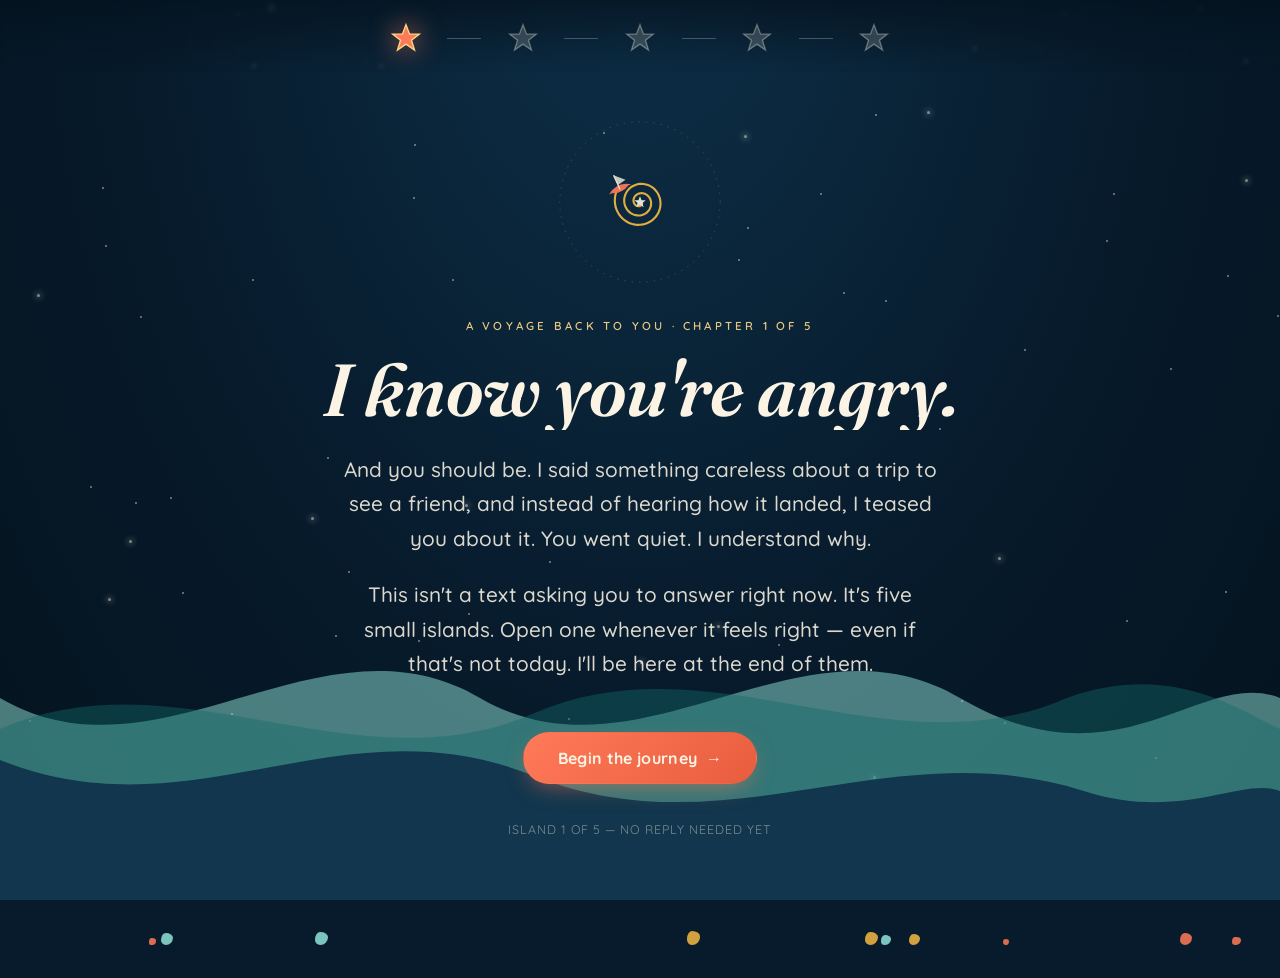
<file: index.html>
<!DOCTYPE html>
<html lang="en">
<head>
<meta charset="UTF-8">
<meta name="viewport" content="width=device-width, initial-scale=1.0">
<title>Wayfinder · Chapter 1</title>
<meta name="description" content="I know you're angry. Read when you're ready.">
<link rel="stylesheet" href="assets/style.css">
<link rel="icon" href="assets/favicon.svg" type="image/svg+xml">
</head>
<body>

<div class="sky"></div>
<div class="stars" aria-hidden="true"></div>
<div class="petals" aria-hidden="true"></div>

<nav class="wayfinder-nav" aria-label="Chapters">
  <a href="index.html" class="wf-link current reachable" aria-label="Chapter 1: I know you're angry" aria-current="page">
    <svg viewBox="0 0 24 24"><path class="wf-star-path" d="M12 2 L14.7 9.1 L22 9.1 L16.1 13.7 L18.4 21 L12 16.6 L5.6 21 L7.9 13.7 L2 9.1 L9.3 9.1 Z"/></svg>
  </a>
  <span class="wf-line"></span>
  <span class="wf-link"><svg viewBox="0 0 24 24"><path class="wf-star-path" d="M12 2 L14.7 9.1 L22 9.1 L16.1 13.7 L18.4 21 L12 16.6 L5.6 21 L7.9 13.7 L2 9.1 L9.3 9.1 Z"/></svg></span>
  <span class="wf-line"></span>
  <span class="wf-link"><svg viewBox="0 0 24 24"><path class="wf-star-path" d="M12 2 L14.7 9.1 L22 9.1 L16.1 13.7 L18.4 21 L12 16.6 L5.6 21 L7.9 13.7 L2 9.1 L9.3 9.1 Z"/></svg></span>
  <span class="wf-line"></span>
  <span class="wf-link"><svg viewBox="0 0 24 24"><path class="wf-star-path" d="M12 2 L14.7 9.1 L22 9.1 L16.1 13.7 L18.4 21 L12 16.6 L5.6 21 L7.9 13.7 L2 9.1 L9.3 9.1 Z"/></svg></span>
  <span class="wf-line"></span>
  <span class="wf-link"><svg viewBox="0 0 24 24"><path class="wf-star-path" d="M12 2 L14.7 9.1 L22 9.1 L16.1 13.7 L18.4 21 L12 16.6 L5.6 21 L7.9 13.7 L2 9.1 L9.3 9.1 Z"/></svg></span>
</nav>

<main class="stage">
  <div class="spiral-mark" aria-hidden="true">
    <svg viewBox="-10 -10 220 220" xmlns="http://www.w3.org/2000/svg">
      <circle cx="100" cy="100" r="98" fill="none" stroke="rgba(251,243,228,.22)" stroke-width="1" stroke-dasharray="2 7"/>
      <path d="M102.0,100.0 L102.2,100.3 L102.4,100.6 L102.5,100.9 L102.5,101.3 L102.6,101.7 L102.5,102.1 L102.4,102.5 L102.2,103.0 L102.0,103.4 L101.6,103.8 L101.2,104.2 L100.8,104.5 L100.3,104.8 L99.7,105.0 L99.1,105.1 L98.4,105.2 L97.7,105.2 L97.0,105.0 L96.4,104.8 L95.7,104.5 L95.0,104.1 L94.4,103.6 L93.8,103.1 L93.3,102.4 L92.8,101.6 L92.5,100.8 L92.2,99.9 L92.1,99.0 L92.0,98.0 L92.1,97.0 L92.3,96.1 L92.7,95.1 L93.1,94.1 L93.7,93.2 L94.4,92.3 L95.3,91.6 L96.2,90.9 L97.2,90.3 L98.3,89.8 L99.5,89.5 L100.8,89.3 L102.1,89.2 L103.4,89.3 L104.7,89.6 L106.0,90.0 L107.2,90.6 L108.4,91.4 L109.5,92.3 L110.5,93.3 L111.4,94.5 L112.2,95.8 L112.8,97.2 L113.3,98.7 L113.5,100.2 L113.6,101.8 L113.5,103.5 L113.2,105.1 L112.7,106.7 L112.0,108.3 L111.2,109.7 L110.1,111.1 L108.8,112.4 L107.4,113.5 L105.9,114.5 L104.2,115.3 L102.4,115.9 L100.6,116.3 L98.7,116.5 L96.7,116.4 L94.8,116.1 L92.8,115.6 L91.0,114.8 L89.2,113.9 L87.5,112.6 L85.9,111.2 L84.5,109.6 L83.3,107.9 L82.3,105.9 L81.5,103.9 L81.0,101.7 L80.7,99.5 L80.7,97.2 L80.9,94.9 L81.5,92.7 L82.3,90.4 L83.3,88.3 L84.6,86.3 L86.2,84.5 L88.0,82.8 L89.9,81.3 L92.1,80.1 L94.4,79.1 L96.9,78.4 L99.4,77.9 L102.0,77.8 L104.6,78.0 L107.2,78.5 L109.8,79.3 L112.2,80.3 L114.6,81.7 L116.7,83.4 L118.7,85.3 L120.5,87.5 L122.0,89.9 L123.2,92.5 L124.2,95.2 L124.8,98.0 L125.0,100.9 L125.0,103.8 L124.6,106.8 L123.8,109.7 L122.7,112.5 L121.3,115.2 L119.5,117.7 L117.5,120.0 L115.1,122.1 L112.6,123.9 L109.8,125.4 L106.8,126.6 L103.7,127.4 L100.5,127.8 L97.2,127.9 L94.0,127.6 L90.7,126.9 L87.5,125.9 L84.5,124.4 L81.6,122.6 L79.0,120.5 L76.6,118.0 L74.4,115.3 L72.7,112.3 L71.2,109.1 L70.1,105.7 L69.5,102.2 L69.2,98.6 L69.4,95.0 L69.9,91.4 L70.9,87.9 L72.4,84.5 L74.2,81.2"
        fill="none" stroke="var(--gold)" stroke-width="2.6" stroke-linecap="round"/>
      <g transform="translate(100,100)">
        <path d="M0,-7 L1.9,-2.1 L7,-2.1 L3,1.2 L4.4,6.5 L0,3.5 L-4.4,6.5 L-3,1.2 L-7,-2.1 L-1.9,-2.1 Z" fill="var(--foam)"/>
      </g>
      <g transform="translate(74,81) rotate(-25)">
        <path d="M-15,4 Q0,-7 15,4 L11,4 Q0,10 -11,4 Z" fill="var(--coral)"/>
        <line x1="0" y1="4" x2="0" y2="-15" stroke="var(--foam)" stroke-width="1.6"/>
        <path d="M0,-15 L11,-4 L0,-2 Z" fill="var(--foam)" opacity=".85"/>
      </g>
    </svg>
  </div>

  <p class="eyebrow">A voyage back to you · Chapter 1 of 5</p>
  <h1 class="headline" data-reveal>I know you're angry.</h1>

  <p class="lede">And you should be. I said something careless about a trip to see a friend, and instead of hearing how it landed, I teased you about it. You went quiet. I understand why.</p>
  <p class="lede">This isn't a text asking you to answer right now. It's five small islands. Open one whenever it feels right — even if that's not today. I'll be here at the end of them.</p>

  <div class="btn-row">
    <a class="btn btn-primary" href="page2.html">Begin the journey <span class="btn-arrow" aria-hidden="true">→</span></a>
  </div>

  <p class="page-foot">island 1 of 5 — no reply needed yet</p>
</main>

<div class="ocean" aria-hidden="true">
  <svg class="wave1" viewBox="0 0 2880 220" preserveAspectRatio="none" xmlns="http://www.w3.org/2000/svg">
    <defs><path id="w1a" d="M0,90 C180,150 360,30 540,90 C720,150 900,30 1080,90 C1260,150 1350,70 1440,90 L1440,220 L0,220 Z"/></defs>
    <use href="#w1a"/><use href="#w1a" x="1440"/>
  </svg>
  <svg class="wave2" viewBox="0 0 2880 220" preserveAspectRatio="none" xmlns="http://www.w3.org/2000/svg">
    <defs><path id="w1b" d="M0,110 C200,60 400,150 600,100 C800,50 1000,140 1200,90 C1320,65 1400,100 1440,110 L1440,220 L0,220 Z"/></defs>
    <use href="#w1b"/><use href="#w1b" x="1440"/>
  </svg>
  <svg class="wave3" viewBox="0 0 2880 220" preserveAspectRatio="none" xmlns="http://www.w3.org/2000/svg">
    <defs><path id="w1c" d="M0,130 C220,180 380,90 600,140 C820,190 1000,110 1220,150 C1330,170 1400,140 1440,150 L1440,220 L0,220 Z"/></defs>
    <use href="#w1c"/><use href="#w1c" x="1440"/>
  </svg>
</div>

<script src="assets/script.js"></script>
</body>
</html>
</file>
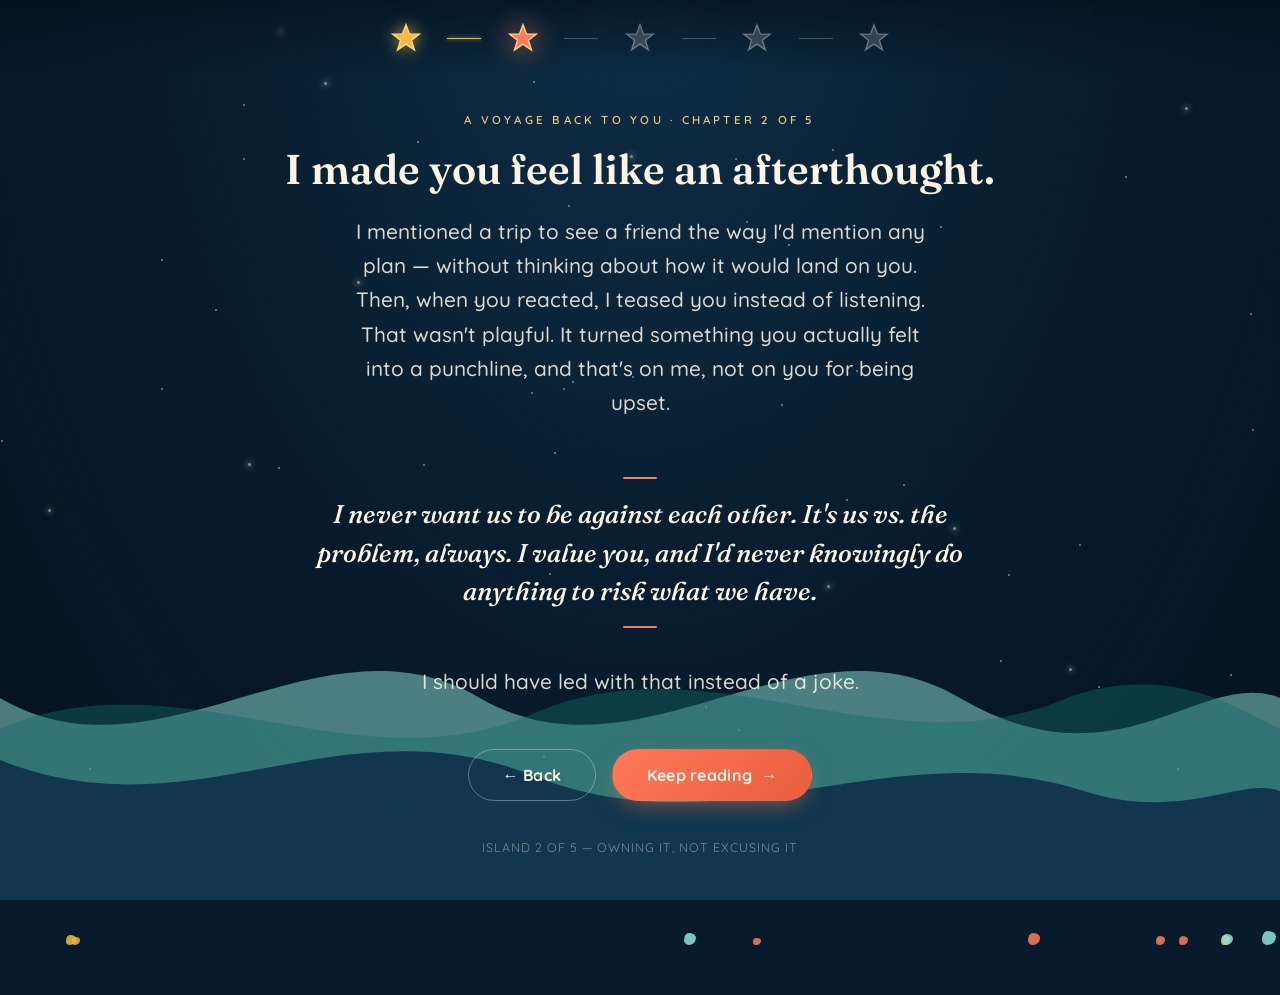
<file: page2.html>
<!DOCTYPE html>
<html lang="en">
<head>
<meta charset="UTF-8">
<meta name="viewport" content="width=device-width, initial-scale=1.0">
<title>Wayfinder · Chapter 2</title>
<meta name="description" content="What I actually did, no excuses.">
<link rel="stylesheet" href="assets/style.css">
<link rel="icon" href="assets/favicon.svg" type="image/svg+xml">
</head>
<body>

<div class="sky"></div>
<div class="stars" aria-hidden="true"></div>
<div class="petals" aria-hidden="true"></div>

<nav class="wayfinder-nav" aria-label="Chapters">
  <a href="index.html" class="wf-link done reachable" aria-label="Chapter 1: I know you're angry"><svg viewBox="0 0 24 24"><path class="wf-star-path" d="M12 2 L14.7 9.1 L22 9.1 L16.1 13.7 L18.4 21 L12 16.6 L5.6 21 L7.9 13.7 L2 9.1 L9.3 9.1 Z"/></svg></a>
  <span class="wf-line done"></span>
  <a href="page2.html" class="wf-link current reachable" aria-label="Chapter 2: What I actually did" aria-current="page"><svg viewBox="0 0 24 24"><path class="wf-star-path" d="M12 2 L14.7 9.1 L22 9.1 L16.1 13.7 L18.4 21 L12 16.6 L5.6 21 L7.9 13.7 L2 9.1 L9.3 9.1 Z"/></svg></a>
  <span class="wf-line"></span>
  <span class="wf-link" aria-hidden="true"><svg viewBox="0 0 24 24"><path class="wf-star-path" d="M12 2 L14.7 9.1 L22 9.1 L16.1 13.7 L18.4 21 L12 16.6 L5.6 21 L7.9 13.7 L2 9.1 L9.3 9.1 Z"/></svg></span>
  <span class="wf-line"></span>
  <span class="wf-link" aria-hidden="true"><svg viewBox="0 0 24 24"><path class="wf-star-path" d="M12 2 L14.7 9.1 L22 9.1 L16.1 13.7 L18.4 21 L12 16.6 L5.6 21 L7.9 13.7 L2 9.1 L9.3 9.1 Z"/></svg></span>
  <span class="wf-line"></span>
  <span class="wf-link" aria-hidden="true"><svg viewBox="0 0 24 24"><path class="wf-star-path" d="M12 2 L14.7 9.1 L22 9.1 L16.1 13.7 L18.4 21 L12 16.6 L5.6 21 L7.9 13.7 L2 9.1 L9.3 9.1 Z"/></svg></span>
</nav>

<main class="stage">
  <p class="eyebrow">A voyage back to you &middot; Chapter 2 of 5</p>
  <h2 class="subhead" data-reveal>I made you feel like an afterthought.</h2>

  <p class="lede">I mentioned a trip to see a friend the way I'd mention any plan &mdash; without thinking about how it would land on you. Then, when you reacted, I teased you instead of listening. That wasn't playful. It turned something you actually felt into a punchline, and that's on me, not on you for being upset.</p>

  <div class="quote-block">I never want us to be against each other. It's us vs. the problem, always. I value you, and I'd never knowingly do anything to risk what we have.</div>

  <p class="lede">I should have led with that instead of a joke.</p>

  <div class="btn-row">
    <a class="btn btn-ghost" href="index.html">&larr; Back</a>
    <a class="btn btn-primary" href="page3.html">Keep reading <span class="btn-arrow" aria-hidden="true">&rarr;</span></a>
  </div>

  <p class="page-foot">island 2 of 5 &mdash; owning it, not excusing it</p>
</main>

<div class="ocean" aria-hidden="true">
  <svg class="wave1" viewBox="0 0 2880 220" preserveAspectRatio="none" xmlns="http://www.w3.org/2000/svg">
    <defs><path id="w2a" d="M0,90 C180,150 360,30 540,90 C720,150 900,30 1080,90 C1260,150 1350,70 1440,90 L1440,220 L0,220 Z"/></defs>
    <use href="#w2a"/><use href="#w2a" x="1440"/>
  </svg>
  <svg class="wave2" viewBox="0 0 2880 220" preserveAspectRatio="none" xmlns="http://www.w3.org/2000/svg">
    <defs><path id="w2b" d="M0,110 C200,60 400,150 600,100 C800,50 1000,140 1200,90 C1320,65 1400,100 1440,110 L1440,220 L0,220 Z"/></defs>
    <use href="#w2b"/><use href="#w2b" x="1440"/>
  </svg>
  <svg class="wave3" viewBox="0 0 2880 220" preserveAspectRatio="none" xmlns="http://www.w3.org/2000/svg">
    <defs><path id="w2c" d="M0,130 C220,180 380,90 600,140 C820,190 1000,110 1220,150 C1330,170 1400,140 1440,150 L1440,220 L0,220 Z"/></defs>
    <use href="#w2c"/><use href="#w2c" x="1440"/>
  </svg>
</div>

<script src="assets/script.js"></script>
</body>
</html>
</file>
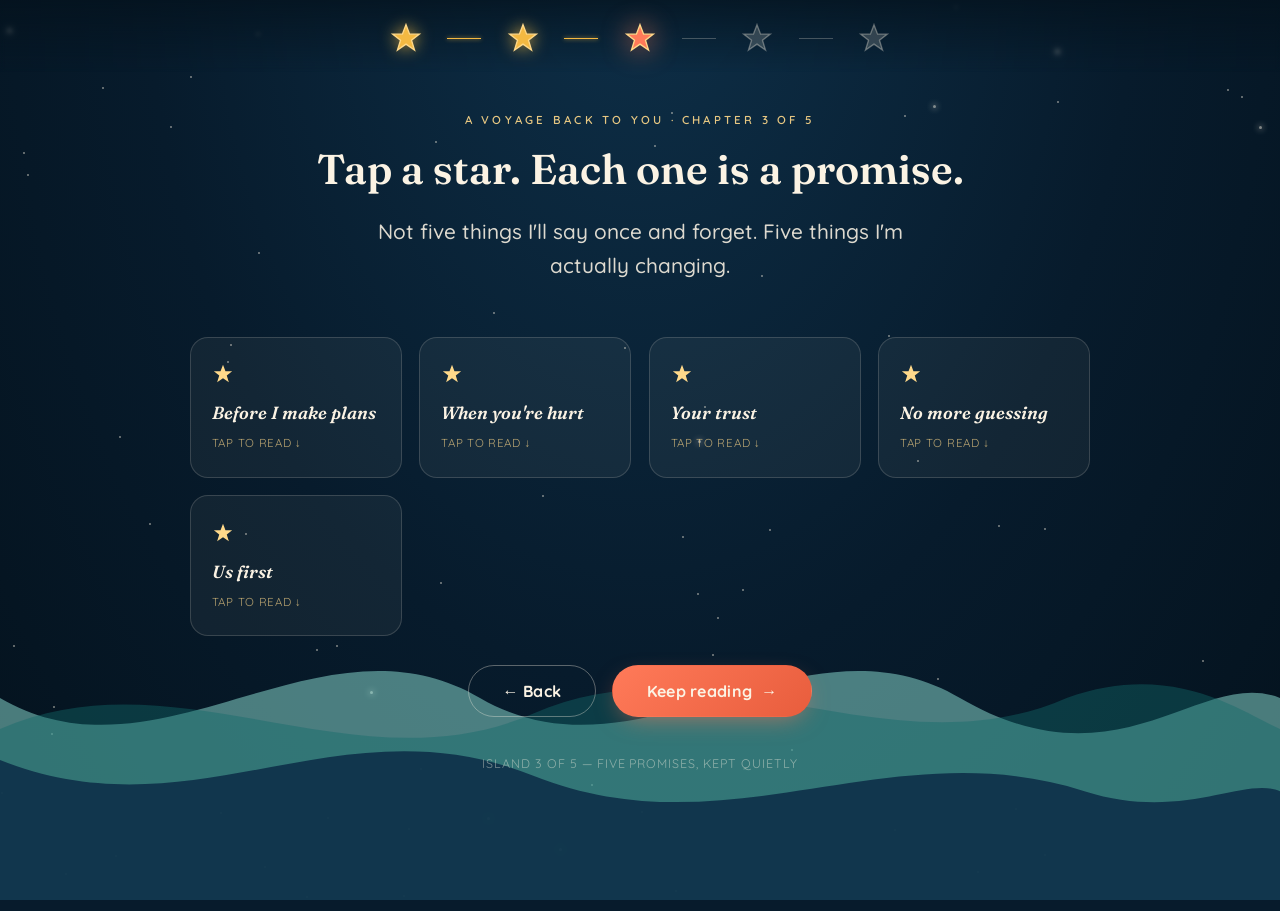
<file: page3.html>
<!DOCTYPE html>
<html lang="en">
<head>
<meta charset="UTF-8">
<meta name="viewport" content="width=device-width, initial-scale=1.0">
<title>Wayfinder · Chapter 3</title>
<meta name="description" content="Five promises, tap each star.">
<link rel="stylesheet" href="assets/style.css">
<link rel="icon" href="assets/favicon.svg" type="image/svg+xml">
</head>
<body>

<div class="sky"></div>
<div class="stars" aria-hidden="true"></div>
<div class="petals" aria-hidden="true"></div>

<nav class="wayfinder-nav" aria-label="Chapters">
  <a href="index.html" class="wf-link done reachable" aria-label="Chapter 1: I know you're angry"><svg viewBox="0 0 24 24"><path class="wf-star-path" d="M12 2 L14.7 9.1 L22 9.1 L16.1 13.7 L18.4 21 L12 16.6 L5.6 21 L7.9 13.7 L2 9.1 L9.3 9.1 Z"/></svg></a>
  <span class="wf-line done"></span>
  <a href="page2.html" class="wf-link done reachable" aria-label="Chapter 2: What I actually did"><svg viewBox="0 0 24 24"><path class="wf-star-path" d="M12 2 L14.7 9.1 L22 9.1 L16.1 13.7 L18.4 21 L12 16.6 L5.6 21 L7.9 13.7 L2 9.1 L9.3 9.1 Z"/></svg></a>
  <span class="wf-line done"></span>
  <a href="page3.html" class="wf-link current reachable" aria-label="Chapter 3: Us vs. the problem" aria-current="page"><svg viewBox="0 0 24 24"><path class="wf-star-path" d="M12 2 L14.7 9.1 L22 9.1 L16.1 13.7 L18.4 21 L12 16.6 L5.6 21 L7.9 13.7 L2 9.1 L9.3 9.1 Z"/></svg></a>
  <span class="wf-line"></span>
  <span class="wf-link" aria-hidden="true"><svg viewBox="0 0 24 24"><path class="wf-star-path" d="M12 2 L14.7 9.1 L22 9.1 L16.1 13.7 L18.4 21 L12 16.6 L5.6 21 L7.9 13.7 L2 9.1 L9.3 9.1 Z"/></svg></span>
  <span class="wf-line"></span>
  <span class="wf-link" aria-hidden="true"><svg viewBox="0 0 24 24"><path class="wf-star-path" d="M12 2 L14.7 9.1 L22 9.1 L16.1 13.7 L18.4 21 L12 16.6 L5.6 21 L7.9 13.7 L2 9.1 L9.3 9.1 Z"/></svg></span>
</nav>

<main class="stage">
  <p class="eyebrow">A voyage back to you &middot; Chapter 3 of 5</p>
  <h2 class="subhead" data-reveal>Tap a star. Each one is a promise.</h2>
  <p class="lede">Not five things I'll say once and forget. Five things I'm actually changing.</p>

  <div class="promise-grid">
    <div class="promise-card">
      <svg class="p-star" viewBox="0 0 24 24" fill="currentColor"><path d="M12 2 L14.7 9.1 L22 9.1 L16.1 13.7 L18.4 21 L12 16.6 L5.6 21 L7.9 13.7 L2 9.1 L9.3 9.1 Z"/></svg>
      <h3>Before I make plans</h3>
      <p>I'll tell you about plans that involve other people clearly and early &mdash; never as a footnote, and never as a joke.</p>
      <span class="tap-hint">Tap to read &darr;</span>
    </div>
    <div class="promise-card">
      <svg class="p-star" viewBox="0 0 24 24" fill="currentColor"><path d="M12 2 L14.7 9.1 L22 9.1 L16.1 13.7 L18.4 21 L12 16.6 L5.6 21 L7.9 13.7 L2 9.1 L9.3 9.1 Z"/></svg>
      <h3>When you're hurt</h3>
      <p>I won't tease you about something that's actually bothering you. Humor isn't a way to dodge an apology.</p>
      <span class="tap-hint">Tap to read &darr;</span>
    </div>
    <div class="promise-card">
      <svg class="p-star" viewBox="0 0 24 24" fill="currentColor"><path d="M12 2 L14.7 9.1 L22 9.1 L16.1 13.7 L18.4 21 L12 16.6 L5.6 21 L7.9 13.7 L2 9.1 L9.3 9.1 Z"/></svg>
      <h3>Your trust</h3>
      <p>I know trust isn't rebuilt in one conversation. I'm ready to earn it back slowly, at whatever pace you need.</p>
      <span class="tap-hint">Tap to read &darr;</span>
    </div>
    <div class="promise-card">
      <svg class="p-star" viewBox="0 0 24 24" fill="currentColor"><path d="M12 2 L14.7 9.1 L22 9.1 L16.1 13.7 L18.4 21 L12 16.6 L5.6 21 L7.9 13.7 L2 9.1 L9.3 9.1 Z"/></svg>
      <h3>No more guessing</h3>
      <p>If something feels off between us, I'll ask you directly instead of letting it sit and grow teeth.</p>
      <span class="tap-hint">Tap to read &darr;</span>
    </div>
    <div class="promise-card">
      <svg class="p-star" viewBox="0 0 24 24" fill="currentColor"><path d="M12 2 L14.7 9.1 L22 9.1 L16.1 13.7 L18.4 21 L12 16.6 L5.6 21 L7.9 13.7 L2 9.1 L9.3 9.1 Z"/></svg>
      <h3>Us first</h3>
      <p>It's you and me against the problem &mdash; never me making you feel like the problem.</p>
      <span class="tap-hint">Tap to read &darr;</span>
    </div>
  </div>

  <div class="btn-row">
    <a class="btn btn-ghost" href="page2.html">&larr; Back</a>
    <a class="btn btn-primary" href="page4.html">Keep reading <span class="btn-arrow" aria-hidden="true">&rarr;</span></a>
  </div>

  <p class="page-foot">island 3 of 5 &mdash; five promises, kept quietly</p>
</main>

<div class="ocean" aria-hidden="true">
  <svg class="wave1" viewBox="0 0 2880 220" preserveAspectRatio="none" xmlns="http://www.w3.org/2000/svg">
    <defs><path id="w3a" d="M0,90 C180,150 360,30 540,90 C720,150 900,30 1080,90 C1260,150 1350,70 1440,90 L1440,220 L0,220 Z"/></defs>
    <use href="#w3a"/><use href="#w3a" x="1440"/>
  </svg>
  <svg class="wave2" viewBox="0 0 2880 220" preserveAspectRatio="none" xmlns="http://www.w3.org/2000/svg">
    <defs><path id="w3b" d="M0,110 C200,60 400,150 600,100 C800,50 1000,140 1200,90 C1320,65 1400,100 1440,110 L1440,220 L0,220 Z"/></defs>
    <use href="#w3b"/><use href="#w3b" x="1440"/>
  </svg>
  <svg class="wave3" viewBox="0 0 2880 220" preserveAspectRatio="none" xmlns="http://www.w3.org/2000/svg">
    <defs><path id="w3c" d="M0,130 C220,180 380,90 600,140 C820,190 1000,110 1220,150 C1330,170 1400,140 1440,150 L1440,220 L0,220 Z"/></defs>
    <use href="#w3c"/><use href="#w3c" x="1440"/>
  </svg>
</div>

<script src="assets/script.js"></script>
</body>
</html>
</file>
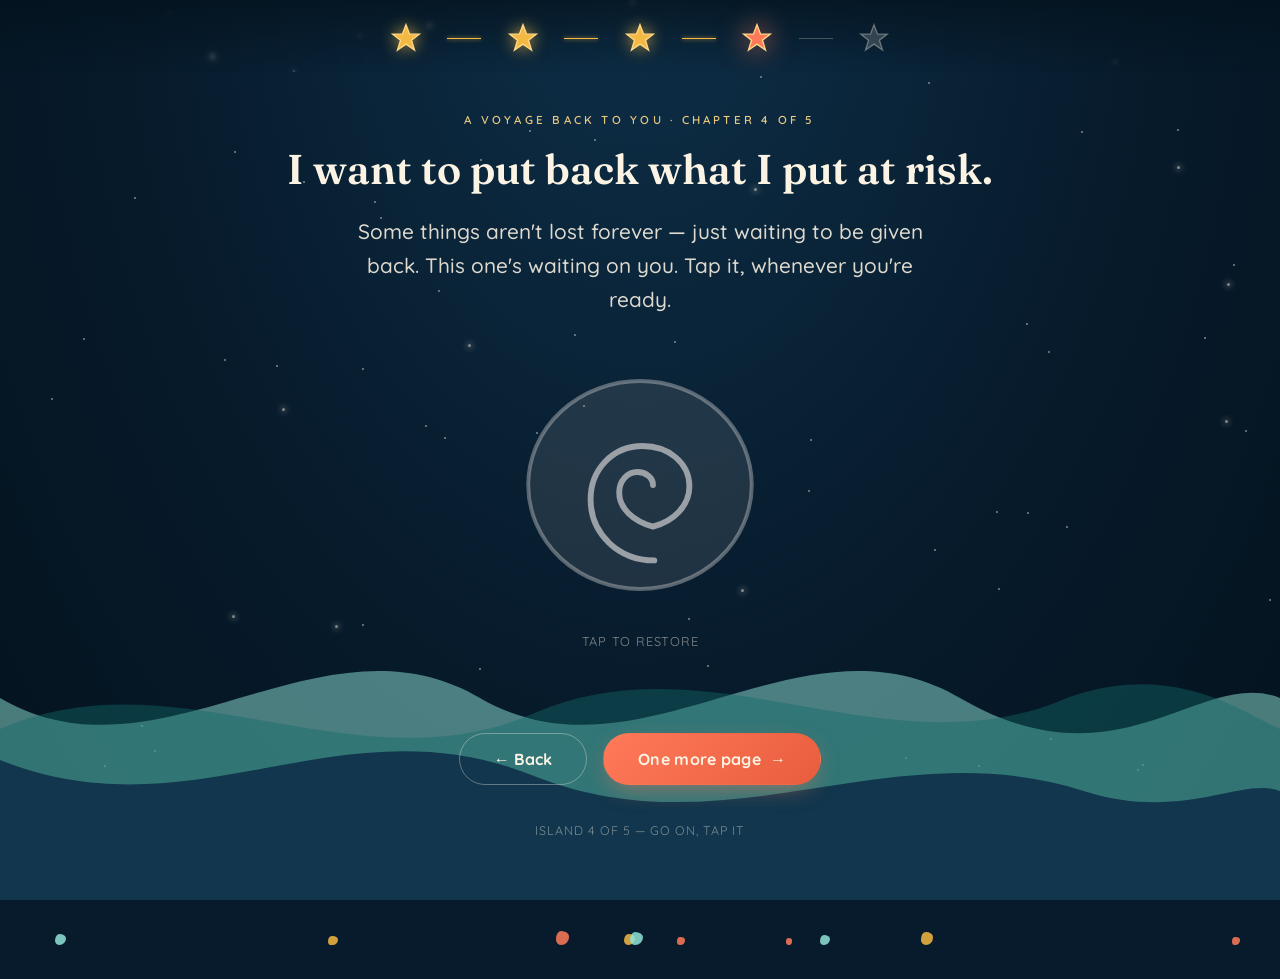
<file: page4.html>
<!DOCTYPE html>
<html lang="en">
<head>
<meta charset="UTF-8">
<meta name="viewport" content="width=device-width, initial-scale=1.0">
<title>Wayfinder · Chapter 4</title>
<meta name="description" content="Putting back what I put at risk.">
<link rel="stylesheet" href="assets/style.css">
<link rel="icon" href="assets/favicon.svg" type="image/svg+xml">
</head>
<body>

<div class="sky"></div>
<div class="stars" aria-hidden="true"></div>
<div class="petals" aria-hidden="true"></div>

<nav class="wayfinder-nav" aria-label="Chapters">
  <a href="index.html" class="wf-link done reachable" aria-label="Chapter 1: I know you're angry"><svg viewBox="0 0 24 24"><path class="wf-star-path" d="M12 2 L14.7 9.1 L22 9.1 L16.1 13.7 L18.4 21 L12 16.6 L5.6 21 L7.9 13.7 L2 9.1 L9.3 9.1 Z"/></svg></a>
  <span class="wf-line done"></span>
  <a href="page2.html" class="wf-link done reachable" aria-label="Chapter 2: What I actually did"><svg viewBox="0 0 24 24"><path class="wf-star-path" d="M12 2 L14.7 9.1 L22 9.1 L16.1 13.7 L18.4 21 L12 16.6 L5.6 21 L7.9 13.7 L2 9.1 L9.3 9.1 Z"/></svg></a>
  <span class="wf-line done"></span>
  <a href="page3.html" class="wf-link done reachable" aria-label="Chapter 3: Us vs. the problem"><svg viewBox="0 0 24 24"><path class="wf-star-path" d="M12 2 L14.7 9.1 L22 9.1 L16.1 13.7 L18.4 21 L12 16.6 L5.6 21 L7.9 13.7 L2 9.1 L9.3 9.1 Z"/></svg></a>
  <span class="wf-line done"></span>
  <a href="page4.html" class="wf-link current reachable" aria-label="Chapter 4: Putting it back" aria-current="page"><svg viewBox="0 0 24 24"><path class="wf-star-path" d="M12 2 L14.7 9.1 L22 9.1 L16.1 13.7 L18.4 21 L12 16.6 L5.6 21 L7.9 13.7 L2 9.1 L9.3 9.1 Z"/></svg></a>
  <span class="wf-line"></span>
  <span class="wf-link" aria-hidden="true"><svg viewBox="0 0 24 24"><path class="wf-star-path" d="M12 2 L14.7 9.1 L22 9.1 L16.1 13.7 L18.4 21 L12 16.6 L5.6 21 L7.9 13.7 L2 9.1 L9.3 9.1 Z"/></svg></span>
</nav>

<main class="stage">
  <p class="eyebrow">A voyage back to you &middot; Chapter 4 of 5</p>
  <h2 class="subhead" data-reveal>I want to put back what I put at risk.</h2>
  <p class="lede">Some things aren't lost forever &mdash; just waiting to be given back. This one's waiting on you. Tap it, whenever you're ready.</p>

  <div class="heart-stage" id="heartStage">
    <svg viewBox="0 0 200 200" xmlns="http://www.w3.org/2000/svg" role="button" tabindex="0" aria-label="Tap to restore the color">
      <ellipse class="island-ring" cx="100" cy="100" rx="86" ry="80" fill="rgba(180,180,180,.14)" stroke="rgba(210,210,210,.4)" stroke-width="3"/>
      <g class="heart-glow">
        <path class="spiral-stroke" d="M110,100 C110,94 104,90 98,90 C90,90 84,97 84,106 C84,118 95,128 110,132 C126,128 138,116 138,101 C138,83 122,70 102,70 C79,70 62,88 62,111 C62,138 84,158 111,158" fill="none" stroke-width="4.5" stroke-linecap="round"/>
      </g>
    </svg>
    <p class="hint">tap to restore</p>
  </div>

  <p class="bloom-text" id="bloomText">Thank you for letting me try. I don't want the color to fade from us &mdash; I want to keep choosing to bring it back, every day, not just today.</p>

  <div class="btn-row">
    <a class="btn btn-ghost" href="page3.html">&larr; Back</a>
    <a class="btn btn-primary" href="page5.html">One more page <span class="btn-arrow" aria-hidden="true">&rarr;</span></a>
  </div>

  <p class="page-foot">island 4 of 5 &mdash; go on, tap it</p>
</main>

<div class="ocean" aria-hidden="true">
  <svg class="wave1" viewBox="0 0 2880 220" preserveAspectRatio="none" xmlns="http://www.w3.org/2000/svg">
    <defs><path id="w4a" d="M0,90 C180,150 360,30 540,90 C720,150 900,30 1080,90 C1260,150 1350,70 1440,90 L1440,220 L0,220 Z"/></defs>
    <use href="#w4a"/><use href="#w4a" x="1440"/>
  </svg>
  <svg class="wave2" viewBox="0 0 2880 220" preserveAspectRatio="none" xmlns="http://www.w3.org/2000/svg">
    <defs><path id="w4b" d="M0,110 C200,60 400,150 600,100 C800,50 1000,140 1200,90 C1320,65 1400,100 1440,110 L1440,220 L0,220 Z"/></defs>
    <use href="#w4b"/><use href="#w4b" x="1440"/>
  </svg>
  <svg class="wave3" viewBox="0 0 2880 220" preserveAspectRatio="none" xmlns="http://www.w3.org/2000/svg">
    <defs><path id="w4c" d="M0,130 C220,180 380,90 600,140 C820,190 1000,110 1220,150 C1330,170 1400,140 1440,150 L1440,220 L0,220 Z"/></defs>
    <use href="#w4c"/><use href="#w4c" x="1440"/>
  </svg>
</div>
<script src="assets/script.js"></script>
<script>
  const heartStage = document.getElementById('heartStage');
  const bloomText = document.getElementById('bloomText');
  function restore(){
    heartStage.classList.add('bloom');
    bloomText.classList.add('show');
  }
  heartStage.addEventListener('click', restore);
  heartStage.addEventListener('keydown', (e)=>{
    if(e.key === 'Enter' || e.key === ' '){ e.preventDefault(); restore(); }
  });
</script>
</body>
</html>
</file>
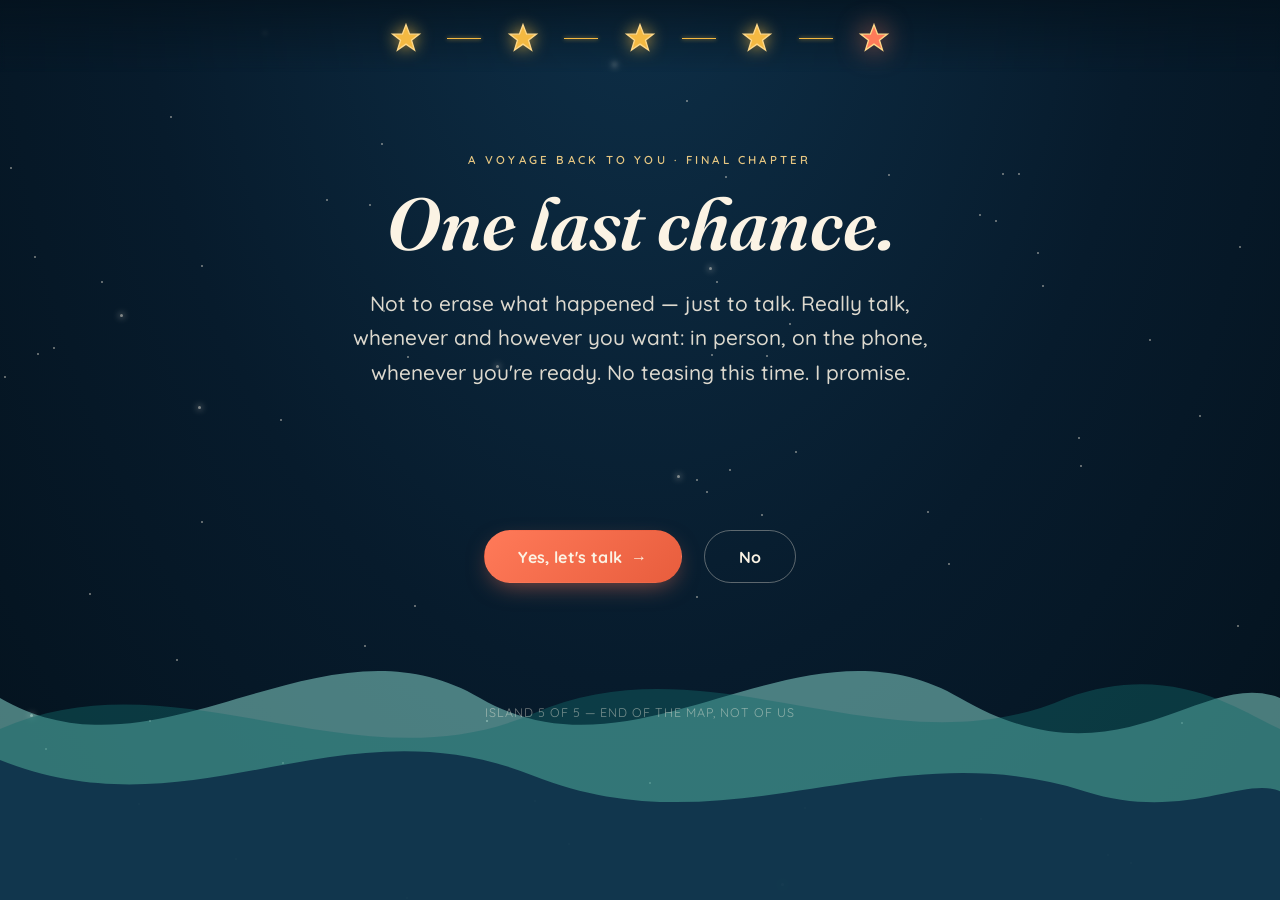
<file: page5.html>
<!DOCTYPE html>
<html lang="en">
<head>
<meta charset="UTF-8">
<meta name="viewport" content="width=device-width, initial-scale=1.0">
<title>Wayfinder · Final Chapter</title>
<meta name="description" content="One last chance. Yes or no?">
<link rel="stylesheet" href="assets/style.css">
<link rel="icon" href="assets/favicon.svg" type="image/svg+xml">
</head>
<body>

<div class="sky"></div>
<div class="stars" aria-hidden="true"></div>
<div class="petals" aria-hidden="true"></div>

<nav class="wayfinder-nav" aria-label="Chapters">
  <a href="index.html" class="wf-link done reachable" aria-label="Chapter 1: I know you're angry"><svg viewBox="0 0 24 24"><path class="wf-star-path" d="M12 2 L14.7 9.1 L22 9.1 L16.1 13.7 L18.4 21 L12 16.6 L5.6 21 L7.9 13.7 L2 9.1 L9.3 9.1 Z"/></svg></a>
  <span class="wf-line done"></span>
  <a href="page2.html" class="wf-link done reachable" aria-label="Chapter 2: What I actually did"><svg viewBox="0 0 24 24"><path class="wf-star-path" d="M12 2 L14.7 9.1 L22 9.1 L16.1 13.7 L18.4 21 L12 16.6 L5.6 21 L7.9 13.7 L2 9.1 L9.3 9.1 Z"/></svg></a>
  <span class="wf-line done"></span>
  <a href="page3.html" class="wf-link done reachable" aria-label="Chapter 3: Us vs. the problem"><svg viewBox="0 0 24 24"><path class="wf-star-path" d="M12 2 L14.7 9.1 L22 9.1 L16.1 13.7 L18.4 21 L12 16.6 L5.6 21 L7.9 13.7 L2 9.1 L9.3 9.1 Z"/></svg></a>
  <span class="wf-line done"></span>
  <a href="page4.html" class="wf-link done reachable" aria-label="Chapter 4: Putting it back"><svg viewBox="0 0 24 24"><path class="wf-star-path" d="M12 2 L14.7 9.1 L22 9.1 L16.1 13.7 L18.4 21 L12 16.6 L5.6 21 L7.9 13.7 L2 9.1 L9.3 9.1 Z"/></svg></a>
  <span class="wf-line done"></span>
  <a href="page5.html" class="wf-link current reachable" aria-label="Chapter 5: One last chance" aria-current="page"><svg viewBox="0 0 24 24"><path class="wf-star-path" d="M12 2 L14.7 9.1 L22 9.1 L16.1 13.7 L18.4 21 L12 16.6 L5.6 21 L7.9 13.7 L2 9.1 L9.3 9.1 Z"/></svg></a>
</nav>

<main class="stage">
  <p class="eyebrow">A voyage back to you &middot; Final chapter</p>
  <h1 class="headline" data-reveal>One last chance.</h1>
  <p class="lede">Not to erase what happened &mdash; just to talk. Really talk, whenever and however you want: in person, on the phone, whenever you're ready. No teasing this time. I promise.</p>

  <div id="choiceZone" class="choice-zone">
    <button class="btn btn-primary" id="yesBtn" type="button">Yes, let's talk <span class="btn-arrow" aria-hidden="true">&rarr;</span></button>
    <button class="btn btn-ghost" id="noBtn" type="button">No</button>
  </div>

  <div class="finale-wrap" id="finaleWrap">
    <div class="heart-stage bloom" aria-hidden="true">
      <svg viewBox="0 0 200 200" xmlns="http://www.w3.org/2000/svg">
        <ellipse class="island-ring" cx="100" cy="100" rx="86" ry="80" fill="rgba(79,174,125,.18)" stroke="var(--tefiti)" stroke-width="3"/>
        <g class="heart-glow">
          <path class="spiral-stroke" d="M110,100 C110,94 104,90 98,90 C90,90 84,97 84,106 C84,118 95,128 110,132 C126,128 138,116 138,101 C138,83 122,70 102,70 C79,70 62,88 62,111 C62,138 84,158 111,158" fill="none" stroke="var(--tefiti-light)" stroke-width="4.5" stroke-linecap="round"/>
        </g>
      </svg>
    </div>
    <p class="quote-block">Thank you. I'm not going anywhere. Text me whenever you're ready &mdash; I'll pick up on the first ring.</p>
  </div>

  <p class="page-foot">island 5 of 5 &mdash; end of the map, not of us</p>
</main>

<div class="ocean" aria-hidden="true">
  <svg class="wave1" viewBox="0 0 2880 220" preserveAspectRatio="none" xmlns="http://www.w3.org/2000/svg">
    <defs><path id="w5a" d="M0,90 C180,150 360,30 540,90 C720,150 900,30 1080,90 C1260,150 1350,70 1440,90 L1440,220 L0,220 Z"/></defs>
    <use href="#w5a"/><use href="#w5a" x="1440"/>
  </svg>
  <svg class="wave2" viewBox="0 0 2880 220" preserveAspectRatio="none" xmlns="http://www.w3.org/2000/svg">
    <defs><path id="w5b" d="M0,110 C200,60 400,150 600,100 C800,50 1000,140 1200,90 C1320,65 1400,100 1440,110 L1440,220 L0,220 Z"/></defs>
    <use href="#w5b"/><use href="#w5b" x="1440"/>
  </svg>
  <svg class="wave3" viewBox="0 0 2880 220" preserveAspectRatio="none" xmlns="http://www.w3.org/2000/svg">
    <defs><path id="w5c" d="M0,130 C220,180 380,90 600,140 C820,190 1000,110 1220,150 C1330,170 1400,140 1440,150 L1440,220 L0,220 Z"/></defs>
    <use href="#w5c"/><use href="#w5c" x="1440"/>
  </svg>
</div>
<div class="burst" aria-hidden="true"></div>
<script src="assets/script.js"></script>
<script>
  const yesBtn = document.getElementById('yesBtn');
  const noBtn = document.getElementById('noBtn');
  const choiceZone = document.getElementById('choiceZone');
  const finaleWrap = document.getElementById('finaleWrap');

  initEvasiveButton(noBtn);

  yesBtn.addEventListener('click', ()=>{
    choiceZone.style.display = 'none';
    finaleWrap.classList.add('show');
    burstCelebration(50);
    finaleWrap.scrollIntoView({ behavior:'smooth', block:'center' });
  });
</script>
</body>
</html>
</file>
<file: assets/style.css>
/* ============================================================
   WAYFINDER — a five-island apology
   Palette: deep ocean navy, lagoon teal, sunset coral, wayfinding
   gold, Te Fitī green, foam cream. Inspired by Moana without
   reproducing any copyrighted character art — every shape here
   is an original wave, spiral, or star drawn for this site.
   ============================================================ */

@import url('https://fonts.googleapis.com/css2?family=Fraunces:ital,opsz,wght@0,9..144,300;0,9..144,400;0,9..144,600;0,9..144,700;1,9..144,400;1,9..144,500&family=Quicksand:wght@400;500;600;700&display=swap');

:root{
  --navy-deep:#071B2C;
  --navy:#0E3049;
  --teal:#136B6B;
  --lagoon:#2FB8B0;
  --lagoon-light:#8FE3D8;
  --coral:#FF7A59;
  --coral-deep:#E85D3D;
  --gold:#F4B942;
  --gold-soft:#FFD98A;
  --tefiti:#4FAE7D;
  --tefiti-light:#8CD9A8;
  --foam:#FBF3E4;
  --ink:#04121D;

  --font-display:"Fraunces", serif;
  --font-body:"Quicksand", sans-serif;

  --ease-swell: cubic-bezier(.37,.74,.34,1);
}

*,*::before,*::after{ box-sizing:border-box; }

html{ scroll-behavior:smooth; }

body{
  margin:0;
  min-height:100vh;
  background:var(--navy-deep);
  color:var(--foam);
  font-family:var(--font-body);
  overflow-x:hidden;
  position:relative;
}

/* reduced motion respected globally */
@media (prefers-reduced-motion: reduce){
  *, *::before, *::after{
    animation-duration:0.001ms !important;
    animation-iteration-count:1 !important;
    transition-duration:0.001ms !important;
    scroll-behavior:auto !important;
  }
}

a{ color:inherit; }

/* ---------- layout shell ---------- */
.stage{
  position:relative;
  min-height:100vh;
  display:flex;
  flex-direction:column;
  align-items:center;
  justify-content:center;
  padding:7rem 1.5rem 8rem;
  isolation:isolate;
  text-align:center;
}

.sky{
  position:fixed;
  inset:0;
  z-index:-3;
  background:radial-gradient(ellipse at 50% -10%, var(--navy) 0%, var(--navy-deep) 55%, var(--ink) 100%);
}

/* ---------- starfield ---------- */
.stars{
  position:fixed;
  inset:0;
  z-index:-2;
  pointer-events:none;
}
.star{
  position:absolute;
  width:2px;
  height:2px;
  background:var(--foam);
  border-radius:50%;
  opacity:.5;
  animation:twinkle 4s ease-in-out infinite;
}
.star.big{ width:3px; height:3px; box-shadow:0 0 6px 1px rgba(251,243,228,.8); }
@keyframes twinkle{
  0%,100%{ opacity:.15; transform:scale(1); }
  50%{ opacity:1; transform:scale(1.4); }
}

/* ---------- wayfinder progress: 5 stars across the top ---------- */
.wayfinder-nav{
  position:fixed;
  top:0; left:0; right:0;
  z-index:20;
  display:flex;
  align-items:center;
  justify-content:center;
  gap:clamp(.6rem,4vw,1.6rem);
  padding:1.4rem 1rem 1.1rem;
  background:linear-gradient(to bottom, rgba(4,18,29,.75), transparent);
  backdrop-filter:blur(2px);
}
.wf-link{
  position:relative;
  display:flex;
  align-items:center;
  justify-content:center;
  width:2rem; height:2rem;
  text-decoration:none;
}
.wf-link svg{ width:100%; height:100%; overflow:visible; }
.wf-star-path{
  fill:rgba(251,243,228,.18);
  stroke:rgba(251,243,228,.35);
  stroke-width:1;
  transition:fill .4s var(--ease-swell), stroke .4s, filter .4s;
}
.wf-link.done .wf-star-path{
  fill:var(--gold);
  stroke:var(--gold-soft);
  filter:drop-shadow(0 0 6px rgba(244,185,66,.8));
}
.wf-link.current .wf-star-path{
  fill:var(--coral);
  stroke:var(--gold-soft);
  filter:drop-shadow(0 0 10px rgba(255,122,89,.9));
  animation:pulse-star 1.8s ease-in-out infinite;
}
@keyframes pulse-star{
  0%,100%{ transform:scale(1); }
  50%{ transform:scale(1.18); }
}
.wf-link:not(.reachable){ pointer-events:none; }
.wf-line{
  width:clamp(14px,4vw,34px);
  height:1px;
  background:rgba(251,243,228,.25);
}
.wf-line.done{ background:var(--gold); box-shadow:0 0 4px var(--gold); }

/* ---------- ocean waves (bottom, layered, looping) ---------- */
.ocean{
  position:fixed;
  left:0; right:0; bottom:0;
  height:38vh;
  min-height:220px;
  z-index:-1;
  overflow:hidden;
  pointer-events:none;
}
.ocean svg{
  position:absolute;
  bottom:0; left:0;
  width:200%;
  height:100%;
}
.wave1{ animation:drift 22s linear infinite; opacity:.5; }
.wave1 use{ fill:var(--lagoon-light); }
.wave2{ animation:drift 16s linear infinite reverse; opacity:.42; }
.wave2 use{ fill:var(--teal); }
.wave3{ animation:drift 30s linear infinite; opacity:.9; }
.wave3 use{ fill:var(--navy); }
@keyframes drift{
  from{ transform:translateX(0); }
  to{ transform:translateX(-50%); }
}

/* ---------- typography ---------- */
.eyebrow{
  font-family:var(--font-body);
  font-weight:600;
  letter-spacing:.28em;
  text-transform:uppercase;
  font-size:.72rem;
  color:var(--gold-soft);
  margin:0 0 1.1rem;
  opacity:.9;
}

h1.headline{
  font-family:var(--font-display);
  font-weight:600;
  font-style:italic;
  font-size:clamp(2.4rem, 6vw + 1rem, 4.6rem);
  line-height:1.08;
  margin:0 0 1.4rem;
  max-width:16ch;
}

h2.subhead{
  font-family:var(--font-display);
  font-weight:600;
  font-size:clamp(1.6rem, 3vw + 1rem, 2.6rem);
  line-height:1.2;
  margin:0 0 1.2rem;
}

p.lede{
  font-family:var(--font-body);
  font-weight:500;
  font-size:clamp(1.05rem, .5vw + 1rem, 1.3rem);
  line-height:1.65;
  color:rgba(251,243,228,.88);
  max-width:46ch;
  margin:0 auto 1.4rem;
}

.quote-block{
  max-width:42ch;
  margin:2.2rem auto;
  font-family:var(--font-display);
  font-style:italic;
  font-weight:500;
  font-size:clamp(1.2rem, 1vw + 1rem, 1.6rem);
  line-height:1.5;
  color:var(--foam);
  position:relative;
  padding:0 1.2rem;
}
.quote-block::before,
.quote-block::after{
  content:'';
  display:block;
  width:34px; height:2px;
  background:var(--coral);
  margin:0 auto 1rem;
  border-radius:2px;
}
.quote-block::after{ margin:1rem auto 0; }

/* word-reveal (mirrors the staggered typography from the reference reels) */
.reveal-line{ display:block; overflow:hidden; }
.reveal-word{
  display:inline-block;
  opacity:0;
  transform:translateY(115%) rotate(2deg);
  animation:riseWord .8s var(--ease-swell) forwards;
}
@keyframes riseWord{
  to{ opacity:1; transform:translateY(0) rotate(0); }
}

/* ---------- buttons ---------- */
.btn-row{
  display:flex;
  gap:1rem;
  flex-wrap:wrap;
  justify-content:center;
  margin-top:1.8rem;
}
.btn{
  font-family:var(--font-body);
  font-weight:700;
  font-size:1rem;
  letter-spacing:.02em;
  padding:.95rem 2.1rem;
  border-radius:100px;
  border:1.5px solid transparent;
  cursor:pointer;
  text-decoration:none;
  display:inline-flex;
  align-items:center;
  gap:.55rem;
  transition:transform .3s var(--ease-swell), box-shadow .3s, background .3s, border-color .3s;
}
.btn:focus-visible{ outline:3px solid var(--gold-soft); outline-offset:3px; }
.btn-primary{
  background:linear-gradient(135deg, var(--coral), var(--coral-deep));
  color:var(--foam);
  box-shadow:0 8px 24px -8px rgba(255,122,89,.6);
}
.btn-primary:hover{ transform:translateY(-3px); box-shadow:0 12px 30px -6px rgba(255,122,89,.75); }
.btn-ghost{
  background:transparent;
  border-color:rgba(251,243,228,.35);
  color:var(--foam);
}
.btn-ghost:hover{ border-color:var(--gold-soft); background:rgba(251,243,228,.06); transform:translateY(-2px); }

.btn-arrow{ transition:transform .3s var(--ease-swell); }
.btn:hover .btn-arrow{ transform:translateX(4px); }

/* ---------- floating spiral / wayfinding motif (signature element) ---------- */
.spiral-mark{
  width:clamp(120px,18vw,180px);
  height:clamp(120px,18vw,180px);
  margin:0 auto 1.6rem;
  opacity:.92;
  animation:float-spiral 7s ease-in-out infinite;
}
@keyframes float-spiral{
  0%,100%{ transform:translateY(0) rotate(0deg); }
  50%{ transform:translateY(-10px) rotate(6deg); }
}

/* ---------- petals / embers drifting up ---------- */
.petal{
  position:fixed;
  bottom:-5%;
  z-index:1;
  pointer-events:none;
  opacity:.85;
  animation:petal-rise linear infinite;
}
@keyframes petal-rise{
  0%{ transform:translateY(0) translateX(0) rotate(0deg); opacity:0; }
  10%{ opacity:.85; }
  90%{ opacity:.6; }
  100%{ transform:translateY(-115vh) translateX(var(--drift,40px)) rotate(340deg); opacity:0; }
}

/* ---------- footer signature ---------- */
.page-foot{
  position:relative;
  z-index:2;
  margin-top:2.4rem;
  font-size:.78rem;
  letter-spacing:.08em;
  text-transform:uppercase;
  color:rgba(251,243,228,.45);
}

/* ---------- promise cards (page 3) ---------- */
.promise-grid{
  display:grid;
  grid-template-columns:repeat(auto-fit, minmax(210px,1fr));
  gap:1.1rem;
  max-width:900px;
  margin:2rem auto 0;
  position:relative;
  z-index:2;
}
.promise-card{
  background:rgba(251,243,228,.05);
  border:1px solid rgba(251,243,228,.16);
  border-radius:18px;
  padding:1.6rem 1.3rem;
  cursor:pointer;
  text-align:left;
  transition:border-color .35s, background .35s, transform .35s var(--ease-swell);
  position:relative;
  overflow:hidden;
}
.promise-card:hover, .promise-card:focus-visible{
  border-color:var(--gold);
  background:rgba(244,185,66,.08);
  transform:translateY(-4px);
}
.promise-card .p-star{
  width:22px; height:22px;
  margin-bottom:.8rem;
  color:var(--gold-soft);
}
.promise-card h3{
  font-family:var(--font-display);
  font-style:italic;
  font-weight:600;
  font-size:1.1rem;
  margin:0 0 .5rem;
  color:var(--foam);
}
.promise-card p{
  font-size:.92rem;
  line-height:1.55;
  color:rgba(251,243,228,.8);
  margin:0;
  max-height:0;
  opacity:0;
  overflow:hidden;
  transition:max-height .5s var(--ease-swell), opacity .4s;
}
.promise-card.open p{ max-height:200px; opacity:1; margin-top:.2rem; }
.promise-card .tap-hint{
  font-size:.72rem;
  letter-spacing:.06em;
  text-transform:uppercase;
  color:var(--gold-soft);
  opacity:.7;
}
.promise-card.open .tap-hint{ display:none; }

/* ---------- Te Fitī heart restoration (page 4) ---------- */
.heart-stage{
  width:min(70vw,260px);
  height:min(70vw,260px);
  margin:1rem auto 1.8rem;
  position:relative;
}
.heart-stage svg{ width:100%; height:100%; }
.heart-glow{
  filter:drop-shadow(0 0 0px rgba(79,174,125,0));
  transition:filter 1.2s ease;
}
.heart-stage.bloom .heart-glow{
  filter:drop-shadow(0 0 34px rgba(79,174,125,.85));
}
.island-ring{ transition:fill 1.4s ease, stroke 1.4s ease; }

/* ---------- final page yes/no ---------- */
.choice-zone{
  position:relative;
  min-height:220px;
  width:100%;
  max-width:520px;
  margin-top:2.2rem;
  display:flex;
  align-items:center;
  justify-content:center;
  gap:1.4rem;
  flex-wrap:wrap;
}
#noBtn{
  position:relative;
  transition:transform .18s ease-out;
}
.finale-wrap{ display:none; }
.finale-wrap.show{ display:block; }

/* petal burst container for finale */
.burst{
  position:fixed;
  inset:0;
  pointer-events:none;
  z-index:30;
}

.spiral-stroke{ stroke:#9aa0a6; transition:stroke 1.2s ease; }
.heart-stage.bloom .spiral-stroke{ stroke:var(--tefiti-light); }
.heart-stage .hint{
  margin-top:.9rem;
  font-size:.8rem;
  letter-spacing:.06em;
  text-transform:uppercase;
  color:rgba(251,243,228,.5);
}
.heart-stage.bloom .hint{ opacity:0; }
.bloom-text{
  max-width:36ch;
  margin:0 auto;
  font-family:var(--font-display);
  font-style:italic;
  color:var(--tefiti-light);
  opacity:0;
  transform:translateY(8px);
  transition:opacity .8s ease .3s, transform .8s ease .3s;
}
.bloom-text.show{ opacity:1; transform:translateY(0); }

.burst-petal{
  position:fixed;
  top:50%; left:50%;
  width:9px; height:9px;
  border-radius:40% 60% 60% 40% / 60% 40% 60% 40%;
  pointer-events:none;
  z-index:31;
  opacity:1;
  animation:burstOut 1.7s cubic-bezier(.2,.7,.3,1) forwards;
}
@keyframes burstOut{
  to{ transform:translate(var(--tx), var(--ty)) rotate(var(--rot)); opacity:0; }
}

/* ---------- responsive tuning ---------- */
@media (max-width:560px){
  .stage{ padding:6rem 1.2rem 7rem; }
  .wayfinder-nav{ gap:.5rem; padding:1.1rem .6rem .9rem; }
}

.visually-hidden{
  position:absolute; width:1px; height:1px;
  overflow:hidden; clip:rect(0,0,0,0); white-space:nowrap;
}
</file>
